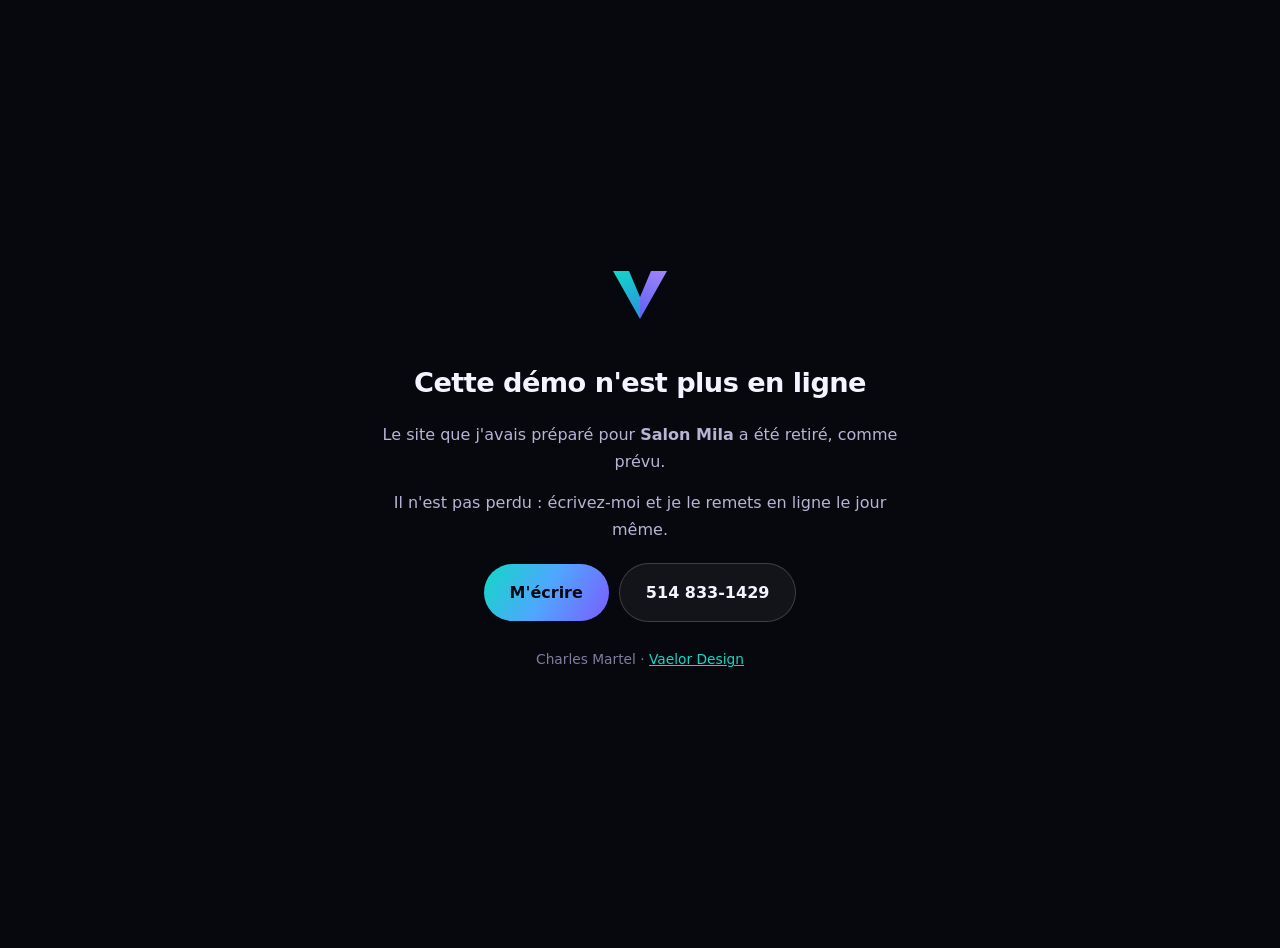
<file: index.html>
<!DOCTYPE html>
<html lang="fr-CA">
<head>
<meta charset="UTF-8">
<meta name="viewport" content="width=device-width,initial-scale=1">
<title>Salon Mila — Salon de coiffure familial depuis 1987, NDG Montréal</title>
<meta name="description" content="Salon Mila : salon de coiffure familial à Notre-Dame-de-Grâce depuis 1987. Coupes femmes, hommes et étudiants, coloration, mise en plis. Produits sans cruauté. 4,7 étoiles. 6204, rue Sherbrooke Ouest, Montréal.">
<meta property="og:title" content="Salon Mila — Salon de coiffure familial depuis 1987, NDG">
<meta property="og:description" content="Près de 40 ans de fidélité à Notre-Dame-de-Grâce. Coupes, coloration, mise en plis — pour toute la famille. 4,7 étoiles sur 46 avis.">
<meta property="og:type" content="website">
<meta property="og:locale" content="fr_CA">
<meta name="twitter:card" content="summary_large_image">
<link rel="icon" href="data:image/svg+xml,%3Csvg xmlns='http://www.w3.org/2000/svg' viewBox='0 0 48 48'%3E%3Ccircle cx='24' cy='24' r='22' fill='%23B96D5C'/%3E%3Ctext x='24' y='32' font-family='Georgia' font-size='24' font-style='italic' fill='%23FFFCF8' text-anchor='middle'%3EM%3C/text%3E%3C/svg%3E">
<link rel="preconnect" href="https://fonts.googleapis.com">
<link rel="preconnect" href="https://fonts.gstatic.com" crossorigin>
<link href="https://fonts.googleapis.com/css2?family=Cormorant+Garamond:ital,wght@0,500;0,600;0,700;1,500;1,600&family=Karla:wght@400;500;600;700&display=swap" rel="stylesheet">
<link rel="stylesheet" href="css/style.css">
</head>
<body>

<a class="skip" href="#contenu">Aller au contenu</a>

<header class="entete" id="haut">
  <div class="entete-conteneur">
    <a href="#haut" class="marque">
      <span class="marque-monogramme" aria-hidden="true">M</span>
      <span class="marque-texte">
        <span class="marque-nom">Salon Mila</span>
        <span class="marque-sous">Notre-Dame-de-Grâce · depuis 1987</span>
      </span>
    </a>

    <nav class="nav-desktop" aria-label="Navigation principale">
      <a href="#esprit">Le salon</a>
      <a href="#services">Services &amp; prix</a>
      <a href="#toni">Toni</a>
      <a href="#visite">Nous trouver</a>
    </nav>

    <div class="entete-actions">
      <a class="btn btn-tel" href="tel:+15144822935">
        <svg viewBox="0 0 24 24" width="16" height="16" aria-hidden="true"><path d="M6.6 10.8c1.4 2.8 3.8 5.2 6.6 6.6l2.2-2.2c.3-.3.7-.4 1-.2 1.1.4 2.3.6 3.6.6.6 0 1 .4 1 1V20c0 .6-.4 1-1 1C10.9 21 3 13.1 3 3c0-.6.4-1 1-1h3.4c.6 0 1 .4 1 1 0 1.3.2 2.5.6 3.6.1.4 0 .8-.2 1L6.6 10.8Z" fill="currentColor"/></svg>
        <span>514-482-2935</span>
      </a>
      <button class="btn-menu" id="btnMenu" aria-expanded="false" aria-controls="navMobile" aria-label="Ouvrir le menu">
        <span></span><span></span><span></span>
      </button>
    </div>
  </div>

  <nav class="nav-mobile" id="navMobile" aria-label="Navigation mobile">
    <a href="#esprit">Le salon</a>
    <a href="#services">Services &amp; prix</a>
    <a href="#toni">Toni</a>
    <a href="#visite">Nous trouver</a>
    <a href="tel:+15144822935" class="nav-mobile-tel">Appeler : 514-482-2935</a>
  </nav>
</header>

<main id="contenu">

  <!-- ============ HÉROS ÉDITORIAL ============ -->
  <section class="hero">
    <div data-vfond='{"motif":"poussiere","couleur":"#B96D5C","couleur2":"#7E9181","opacite":0.22,"dessous":false}'></div>
    <div class="conteneur hero-contenu">
      <p class="hero-surtitre apparait">Notre-Dame-de-Grâce · depuis 1987</p>
      <h1 class="apparait">Le salon où l'on vous <em>connaît</em><br>par votre prénom</h1>
      <p class="hero-para apparait">Près de quarante ans que le quartier se fait coiffer chez Mila. Femmes, hommes, étudiants — des coupes soignées, des prix honnêtes, et un accueil qui n'a jamais changé.</p>
      <div class="hero-actions apparait">
        <a class="btn btn-principal" href="tel:+15144822935">Prendre rendez-vous</a>
        <a class="btn btn-contour" href="#services">Voir les services</a>
      </div>
    </div>
    <div class="conteneur hero-photo-cadre apparait">
      <figure class="hero-photo">
        <!-- MARQUE-PHOTO-HEROS -->
        <img class="v3-photo" src="images/heros.jpg" alt="Coupe de cheveux au ciseau, geste précis dans une lumière chaude" fetchpriority="high">
      </figure>
      <div class="hero-sceau" aria-hidden="true">
        <svg viewBox="0 0 120 120">
          <defs><path id="cercleTxt" d="M60,60 m-46,0 a46,46 0 1,1 92,0 a46,46 0 1,1 -92,0"/></defs>
          <circle cx="60" cy="60" r="59" fill="var(--argile)"/>
          <text font-size="12.5" letter-spacing="2.5" fill="var(--ivoire)">
            <textPath href="#cercleTxt">DEPUIS 1987 · NDG · SALON MILA ·</textPath>
          </text>
          <text x="60" y="72" text-anchor="middle" font-family="Cormorant Garamond,Georgia,serif" font-size="34" font-style="italic" fill="var(--ivoire)">M</text>
        </svg>
      </div>
    </div>
  </section>

  <!-- ============ CHIFFRES ============ -->
  <section class="chiffres">
    <div class="conteneur chiffres-grille">
      <div class="chiffre apparait"><span class="chiffre-nombre">1987</span><span class="chiffre-legende">l'année où tout commence, sur Sherbrooke Ouest</span></div>
      <div class="chiffre apparait"><span class="chiffre-nombre">4,7 <i aria-hidden="true">★</i></span><span class="chiffre-legende">sur 46 avis Google — et des clientes qui reviennent depuis des décennies</span></div>
      <div class="chiffre apparait"><span class="chiffre-nombre">3</span><span class="chiffre-legende">générations de la même famille dans nos fauteuils</span></div>
    </div>
  </section>

  <!-- ============ L'ESPRIT ============ -->
  <section class="section" id="esprit">
    <div class="conteneur">
      <div class="entete-section apparait">
        <p class="section-etiquette">Le salon</p>
        <h2>Fraîchement rénové, <em>fidèle à lui-même</em></h2>
        <p class="section-intro">Le salon a fait peau neuve — mais l'essentiel n'a pas bougé : on prend le temps, on écoute, et on vous rend la tête que vous vouliez.</p>
      </div>
      <div class="esprit-grille">
        <div class="esprit-carte apparait">
          <span class="esprit-icone" aria-hidden="true">
            <svg viewBox="0 0 48 48"><circle cx="24" cy="24" r="21" fill="none" stroke="var(--argile)" stroke-width="2.5"/><path d="M15 28c3 4 6 6 9 6s6-2 9-6M16.5 19h.01M31.5 19h.01" stroke="var(--argile)" stroke-width="3" stroke-linecap="round" fill="none"/></svg>
          </span>
          <h3>Pour toute la famille</h3>
          <p>Femmes, hommes, étudiants, enfants sages ou pas : tout le monde a sa place, et son prix.</p>
        </div>
        <div class="esprit-carte apparait">
          <span class="esprit-icone" aria-hidden="true">
            <svg viewBox="0 0 48 48"><path d="M24 42s-15-9.4-15-20a8.6 8.6 0 0 1 15-5.7A8.6 8.6 0 0 1 39 22c0 10.6-15 20-15 20Z" fill="none" stroke="var(--argile)" stroke-width="2.5" stroke-linejoin="round"/></svg>
          </span>
          <h3>Produits sans cruauté</h3>
          <p>Des produits choisis avec soin, jamais testés sur les animaux — c'est une conviction, pas un argument de vente.</p>
        </div>
        <div class="esprit-carte apparait">
          <span class="esprit-icone" aria-hidden="true">
            <svg viewBox="0 0 48 48"><rect x="7" y="10" width="34" height="28" rx="4" fill="none" stroke="var(--argile)" stroke-width="2.5"/><path d="M7 18h34M15 27h18M15 32h10" stroke="var(--argile)" stroke-width="2.5" stroke-linecap="round"/></svg>
          </span>
          <h3>Des prix affichés, honnêtes</h3>
          <p>Pas de surprise à la caisse. Les prix sont clairs, raisonnables, et le resteront.</p>
        </div>
      </div>
    </div>
  </section>

  <!-- ============ SERVICES & PRIX ============ -->
  <section class="section section-fonce" id="services">
    <div class="conteneur">
      <div class="entete-section apparait">
        <p class="section-etiquette section-etiquette-claire">Services &amp; prix</p>
        <h2 class="titre-clair">La carte du salon</h2>
        <p class="section-intro intro-claire">Des prix indicatifs, confirmés au téléphone selon la longueur et le service — sans jamais s'éloigner de ce qui est écrit ici.</p>
      </div>

      <div class="services-grille">
        <div class="services-colonne apparait">
          <h3>Coupes</h3>
          <ul class="liste-services">
            <li><span>Coupe femme</span><span class="pointille"></span><span class="prix">à partir de 28&nbsp;$</span></li>
            <li><span>Coupe homme</span><span class="pointille"></span><span class="prix">18&nbsp;$</span></li>
            <li><span>Coupe étudiant</span><span class="pointille"></span><span class="prix">16&nbsp;$</span></li>
            <li><span>Coupe enfant (12 ans et moins)</span><span class="pointille"></span><span class="prix">14&nbsp;$</span></li>
            <li><span>Barbe et contours</span><span class="pointille"></span><span class="prix">10&nbsp;$</span></li>
          </ul>
        </div>
        <div class="services-colonne apparait">
          <h3>Couleur &amp; coiffage</h3>
          <ul class="liste-services">
            <li><span>Mise en plis / brushing</span><span class="pointille"></span><span class="prix">à partir de 25&nbsp;$</span></li>
            <li><span>Coloration racines</span><span class="pointille"></span><span class="prix">à partir de 45&nbsp;$</span></li>
            <li><span>Coloration complète</span><span class="pointille"></span><span class="prix">à partir de 60&nbsp;$</span></li>
            <li><span>Mèches / balayage</span><span class="pointille"></span><span class="prix">sur consultation</span></li>
            <li><span>Coiffure d'occasion (mariage, bal)</span><span class="pointille"></span><span class="prix">sur consultation</span></li>
          </ul>
        </div>
      </div>
      <p class="services-note apparait">On vous confirme le prix exact avant de commencer — toujours.</p>
    </div>
  </section>

  <!-- ============ TONI ============ -->
  <section class="section" id="toni">
    <div class="conteneur toni-grille">
      <figure class="toni-photo apparait">
        <img src="images/toni.jpg" alt="Une coiffeuse souriante assise devant le miroir de son salon" loading="lazy">
      </figure>
      <div class="toni-texte apparait">
        <p class="section-etiquette">Le cœur du salon</p>
        <h2>« Toni est une <em>perle rare</em> »</h2>
        <p>C'est une cliente qui l'écrit dans son avis, et c'est l'esprit de la maison. Chez Mila, on ne « traite » pas un rendez-vous : on reçoit quelqu'un. On se souvient de votre coupe, de la dernière fois, de vos enfants.</p>
        <p>Après la rénovation du salon, une chose est restée exactement pareille : on en ressort bien coiffé, et de bonne humeur.</p>
        <blockquote class="toni-citation">
          <p>“Great service!! Kind and warm environment. I always get compliments on my hair!!”</p>
          <cite>— Avis Google, 5 étoiles</cite>
        </blockquote>
      </div>
    </div>
  </section>

  <!-- ============ AVIS ============ -->
  <section class="section section-doux" id="avis">
    <div class="conteneur">
      <div class="entete-section centre apparait">
        <p class="section-etiquette">Ce qu'on dit de nous</p>
        <h2>4,7 étoiles, <em>et des habituées fidèles</em></h2>
      </div>
      <div class="avis-grille">
        <blockquote class="avis-carte apparait">
          <span class="etoiles" aria-hidden="true">★★★★★</span>
          <p>« Simplement les meilleurs, à des prix très raisonnables. Une ambiance accueillante. »</p>
          <cite>Avis Google (traduit)</cite>
        </blockquote>
        <blockquote class="avis-carte apparait">
          <span class="etoiles" aria-hidden="true">★★★★★</span>
          <p>“Toni is a rare gem. Wonderful stylist and person.”</p>
          <cite>Avis Google</cite>
        </blockquote>
        <blockquote class="avis-carte apparait">
          <span class="etoiles" aria-hidden="true">★★★★★</span>
          <p>“Kind and warm environment. I always get compliments on my hair!!”</p>
          <cite>Avis Google</cite>
        </blockquote>
      </div>
    </div>
  </section>

  <!-- ============ CHAISE LIBRE ============ -->
  <section class="chaise">
    <div class="conteneur chaise-contenu apparait">
      <div>
        <p class="section-etiquette section-etiquette-claire">Coiffeuses &amp; coiffeurs autonomes</p>
        <h2 class="titre-clair">Une chaise vous attend</h2>
        <p>Le salon accueille des coiffeuses et coiffeurs indépendants qui veulent exercer à leur compte, dans un salon établi depuis 1987, avec une clientèle de quartier fidèle. Appelez Toni pour en discuter.</p>
      </div>
      <a class="btn btn-principal" href="tel:+15144822935">Parler à Toni : 514-482-2935</a>
    </div>
  </section>

  <!-- ============ VISITE ============ -->
  <div class="bande-photo">
    <img src="images/detail.jpg" alt="Le casque seche-cheveux pres de la fenetre et la pile de serviettes pliees" loading="lazy" width="1600" height="1073">
  </div>
  <section class="section" id="visite">
    <div class="conteneur">
      <div class="entete-section apparait">
        <p class="section-etiquette">Nous trouver</p>
        <h2>Sur Sherbrooke Ouest, <em>au cœur de NDG</em></h2>
      </div>

      <div class="visite-grille">
        <div class="visite-infos apparait">
          <div class="bloc-horaires">
            <h3>Heures d'ouverture</h3>
            <table class="tableau-horaires">
              <tr><th scope="row">Lundi</th><td>Fermé</td></tr>
              <tr><th scope="row">Mardi — Jeudi</th><td>9 h à 17 h</td></tr>
              <tr><th scope="row">Vendredi</th><td>9 h à 19 h</td></tr>
              <tr><th scope="row">Samedi</th><td>8 h 30 à 17 h</td></tr>
              <tr><th scope="row">Dimanche</th><td>Fermé</td></tr>
            </table>
          </div>
          <ul class="liste-coord">
            <li>
              <svg viewBox="0 0 24 24" width="20" height="20" aria-hidden="true"><path d="M12 2C7.6 2 4 5.6 4 10c0 6 8 12 8 12s8-6 8-12c0-4.4-3.6-8-8-8Zm0 11a3 3 0 1 1 0-6 3 3 0 0 1 0 6Z" fill="currentColor"/></svg>
              <span>6204, rue Sherbrooke Ouest, Montréal (Québec) H4B 1M2</span>
            </li>
            <li>
              <svg viewBox="0 0 24 24" width="20" height="20" aria-hidden="true"><path d="M6.6 10.8c1.4 2.8 3.8 5.2 6.6 6.6l2.2-2.2c.3-.3.7-.4 1-.2 1.1.4 2.3.6 3.6.6.6 0 1 .4 1 1V20c0 .6-.4 1-1 1C10.9 21 3 13.1 3 3c0-.6.4-1 1-1h3.4c.6 0 1 .4 1 1 0 1.3.2 2.5.6 3.6.1.4 0 .8-.2 1L6.6 10.8Z" fill="currentColor"/></svg>
              <a href="tel:+15144822935">514-482-2935</a>
            </li>
            <li>
              <svg viewBox="0 0 24 24" width="20" height="20" aria-hidden="true"><path d="M4 16c0-5 3-9 8-9s8 4 8 9M2 16h20M7 20h10" stroke="currentColor" stroke-width="2" stroke-linecap="round" fill="none"/></svg>
              <span>Autobus 105 · à deux pas de la Promenade Sherbrooke</span>
            </li>
          </ul>
          <a class="btn btn-principal btn-large" href="tel:+15144822935">Prendre rendez-vous</a>
        </div>

        <div class="visite-carte apparait">
          <iframe
            title="Carte — Salon Mila, 6204 rue Sherbrooke Ouest, Montréal"
            src="https://www.google.com/maps?q=6204+Rue+Sherbrooke+Ouest,+Montréal,+QC+H4B+1M2&output=embed"
            loading="lazy"
            referrerpolicy="no-referrer-when-downgrade">
          </iframe>
        </div>
      </div>
    </div>
  </section>

</main>

<footer class="pied">
  <div class="conteneur pied-conteneur">
    <div class="pied-marque">
      <span class="marque-nom pied-nom">Salon Mila</span>
      <p>Salon de coiffure familial — Notre-Dame-de-Grâce, depuis 1987</p>
    </div>
    <div class="pied-coord">
      <p>6204, rue Sherbrooke Ouest, Montréal (Québec) H4B 1M2</p>
      <p><a href="tel:+15144822935">514-482-2935</a></p>
    </div>
  </div>
</footer>

<!-- ===== Vaelor · animations niveau 2 ===== -->
<script>
(function(){
  'use strict';
  if(window.matchMedia('(prefers-reduced-motion: reduce)').matches){
    [].slice.call(document.querySelectorAll('.apparait')).forEach(function(el){el.classList.add('visible');});
    return;
  }
  var $$=function(s,c){return [].slice.call((c||document).querySelectorAll(s));};
  if('IntersectionObserver' in window){
    var io=new IntersectionObserver(function(es){es.forEach(function(e){
      if(e.isIntersecting){e.target.classList.add('visible');io.unobserve(e.target);}
    });},{threshold:.12,rootMargin:'0px 0px -40px 0px'});
    $$('.apparait').forEach(function(el){io.observe(el);});
    var ioC=new IntersectionObserver(function(es){es.forEach(function(e){
      if(e.isIntersecting){
        [].slice.call(e.target.children).forEach(function(k,i){
          k.style.animation='v2rise .75s cubic-bezier(.16,1,.3,1) '+(Math.min(i,14)*90)+'ms both';
        });
        ioC.unobserve(e.target);
      }
    });},{threshold:.15});
    $$('.esprit-grille, .avis-grille, .chiffres-grille, .services-grille').forEach(function(el){ioC.observe(el);});
  } else {
    $$('.apparait').forEach(function(el){el.classList.add('visible');});
  }
})();
</script>
<script>
  window.VAELOR_DEMO = { entreprise: "Salon Mila", expire: "2026-09-30" };
</script>
<script src="protection-demo.js"></script>
<script src="js/script.js"></script>
<script src="fond-anime.js"></script>
</body>
</html>
</file>
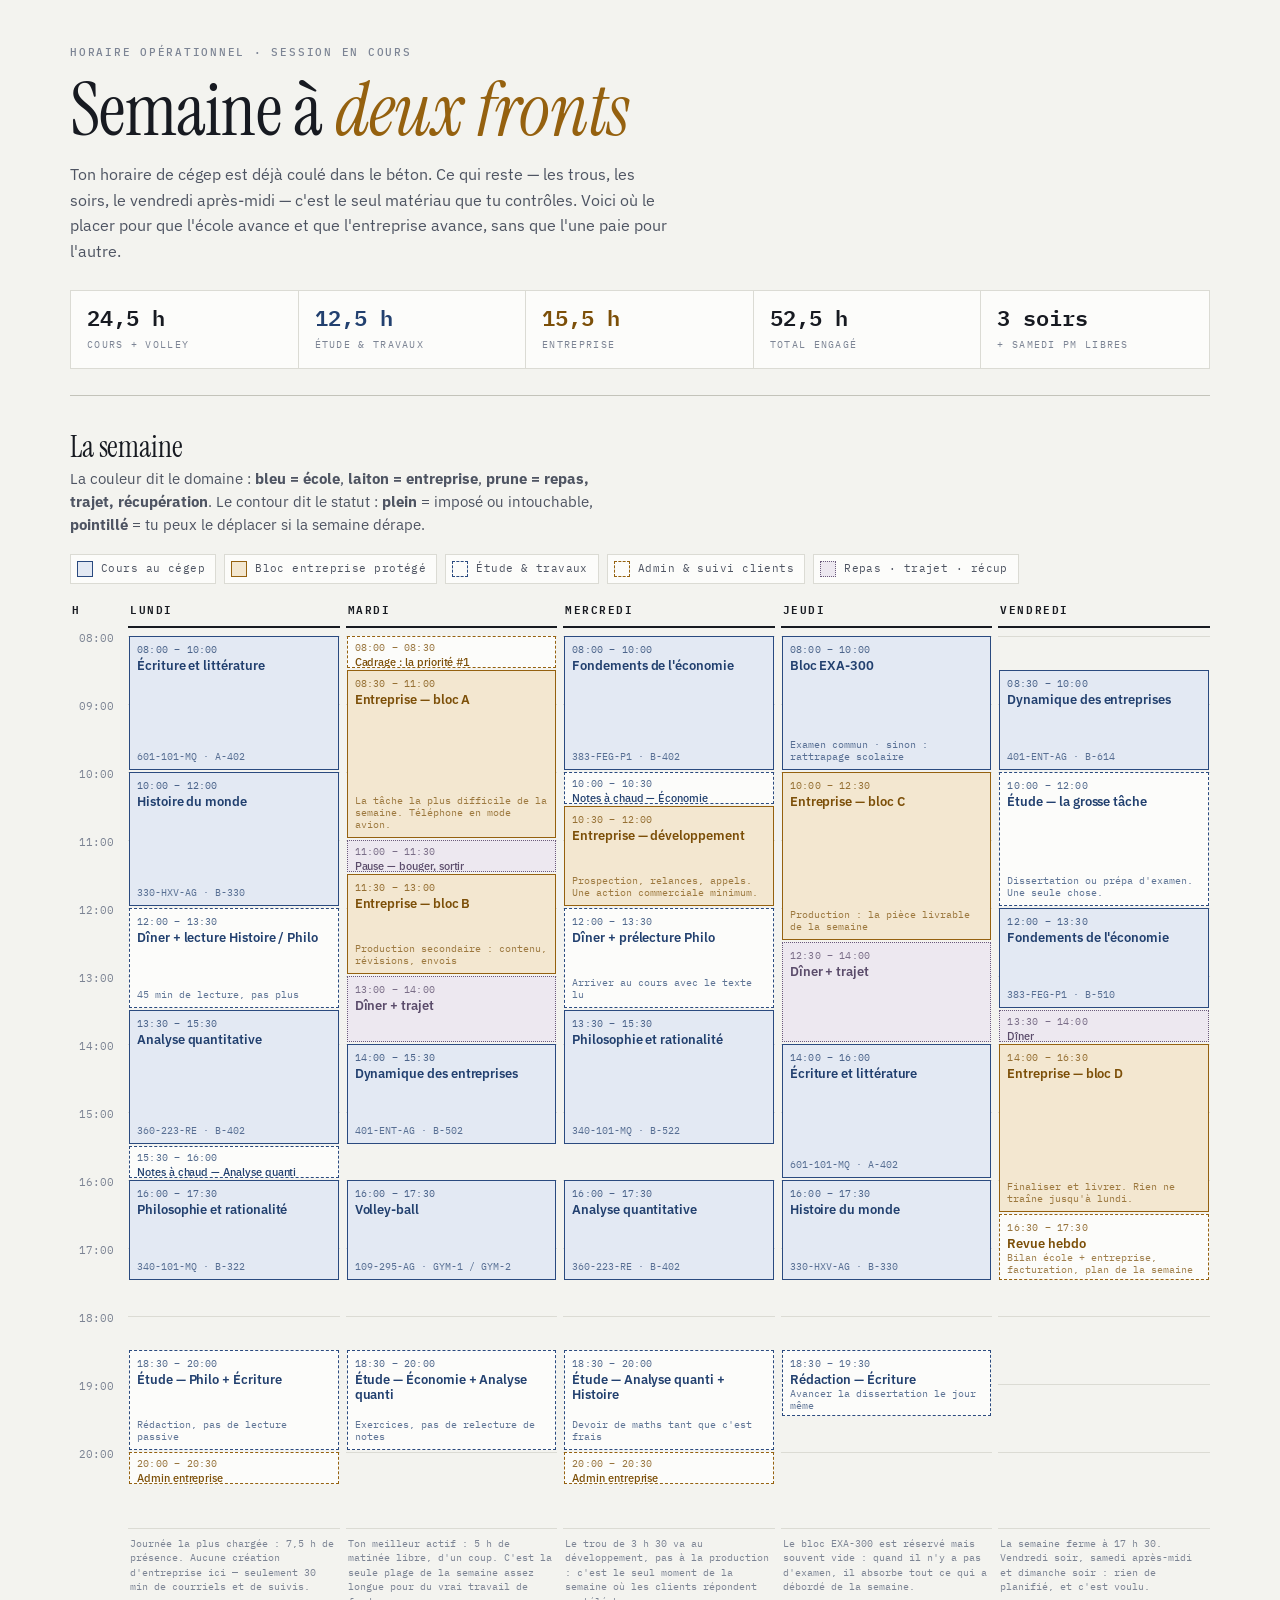
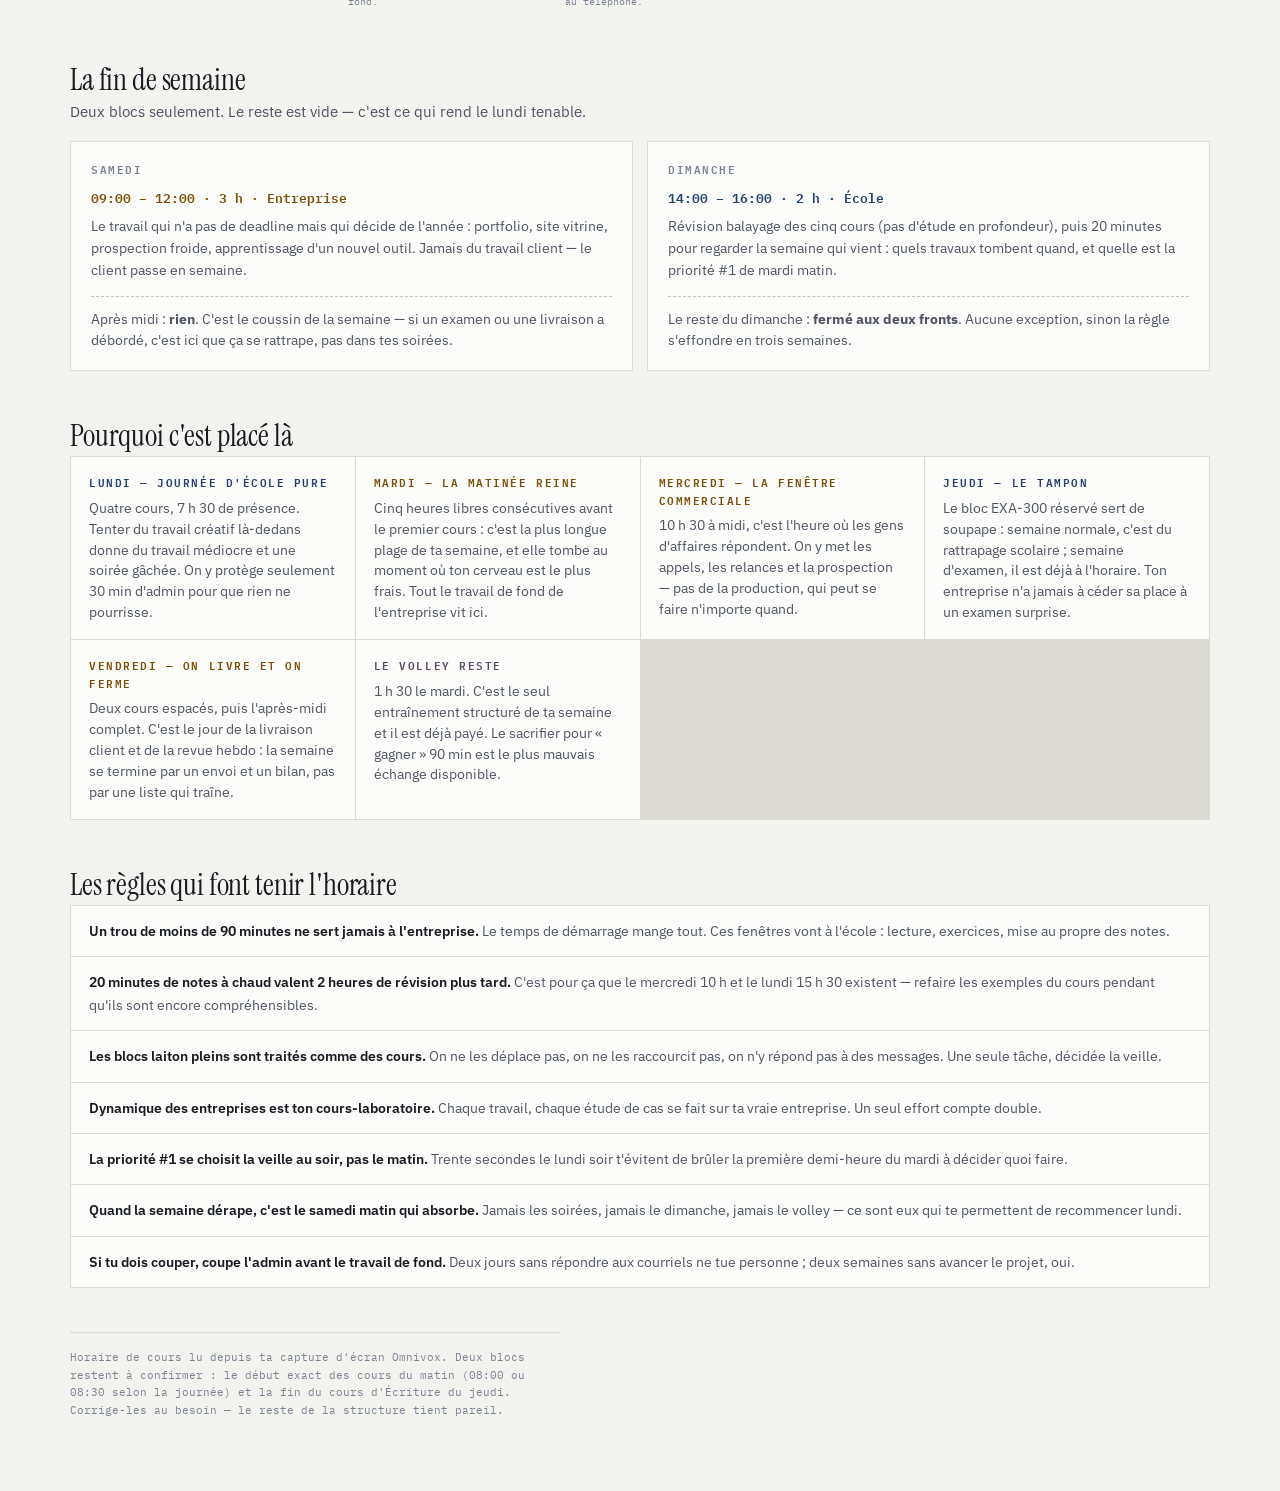
<file: outils/horaire-productif.html>
<!DOCTYPE html>
<html lang="fr-CA">
<head>
<meta charset="UTF-8">
<meta name="viewport" content="width=device-width,initial-scale=1">
<title>Semaine à deux fronts</title>
<meta name="description" content="Horaire hebdomadaire construit à partir de l'horaire de cégep : blocs d'étude et blocs d'entreprise placés là où ils rapportent le plus.">
<link rel="preconnect" href="https://fonts.googleapis.com">
<link rel="preconnect" href="https://fonts.gstatic.com" crossorigin>
<link rel="stylesheet" href="https://fonts.googleapis.com/css2?family=IBM+Plex+Mono:wght@400;500;600&family=IBM+Plex+Sans:wght@400;500;600;700&family=Instrument+Serif:ital@0;1&display=swap">
<style>
:root{
  --papier:#F3F3EF;
  --carte:#FCFCFA;
  --encre:#171A21;
  --encre-2:#4E5462;
  --encre-3:#7C8494;
  --trait:#DBDBD4;
  --trait-fort:#C3C3BA;

  --ecole:#2A4A7F;
  --ecole-fond:#E3E9F3;
  --ecole-texte:#22406F;

  --biz:#95610F;
  --biz-fond:#F3E7D0;
  --biz-texte:#7C4F08;

  --perso:#6B5B7B;
  --perso-fond:#EDE8F0;
  --perso-texte:#5B4C6B;

  --rh:34px;
  --f-titre:"Instrument Serif",Georgia,serif;
  --f-texte:"IBM Plex Sans",system-ui,-apple-system,sans-serif;
  --f-data:"IBM Plex Mono",ui-monospace,monospace;
}
@media (prefers-color-scheme:dark){
  :root:not([data-theme="light"]){
    --papier:#13151A;
    --carte:#1A1D24;
    --encre:#EDEEEA;
    --encre-2:#A3AAB8;
    --encre-3:#79808E;
    --trait:#2B303A;
    --trait-fort:#3A414D;

    --ecole:#8DB1E8;
    --ecole-fond:#1C2739;
    --ecole-texte:#A9C5F0;

    --biz:#DFA847;
    --biz-fond:#2E2413;
    --biz-texte:#EBBB63;

    --perso:#B79ECB;
    --perso-fond:#26202D;
    --perso-texte:#C4AFD5;
  }
}
:root[data-theme="dark"]{
  --papier:#13151A;
  --carte:#1A1D24;
  --encre:#EDEEEA;
  --encre-2:#A3AAB8;
  --encre-3:#79808E;
  --trait:#2B303A;
  --trait-fort:#3A414D;

  --ecole:#8DB1E8;
  --ecole-fond:#1C2739;
  --ecole-texte:#A9C5F0;

  --biz:#DFA847;
  --biz-fond:#2E2413;
  --biz-texte:#EBBB63;

  --perso:#B79ECB;
  --perso-fond:#26202D;
  --perso-texte:#C4AFD5;
}

*{margin:0;padding:0;box-sizing:border-box}
body{
  background:var(--papier);
  color:var(--encre);
  font-family:var(--f-texte);
  font-size:15px;
  line-height:1.6;
  -webkit-font-smoothing:antialiased;
}
.enveloppe{max-width:1180px;margin-inline:auto;padding:44px 20px 72px}
:where(a):focus-visible,:where(button):focus-visible{outline:2px solid var(--biz);outline-offset:2px}

/* ---------- masthead ---------- */
.masthead{border-bottom:1px solid var(--trait-fort);padding-bottom:26px;margin-bottom:26px}
.surtitre{
  font-family:var(--f-data);font-size:11px;font-weight:500;
  letter-spacing:.16em;text-transform:uppercase;color:var(--encre-3);
}
h1{
  font-family:var(--f-titre);font-weight:400;
  font-size:clamp(42px,7.5vw,74px);line-height:.98;letter-spacing:-.01em;
  margin:12px 0 0;text-wrap:balance;
}
h1 em{font-style:italic;color:var(--biz)}
.deck{max-width:60ch;margin-top:16px;color:var(--encre-2);font-size:16px}

.compteurs{
  display:flex;flex-wrap:wrap;gap:0;margin-top:26px;
  border:1px solid var(--trait);background:var(--carte);
}
.compteur{
  flex:1 1 150px;padding:13px 16px;border-right:1px solid var(--trait);
}
.compteur:last-child{border-right:0}
.compteur .n{
  font-family:var(--f-data);font-size:22px;font-weight:600;
  font-variant-numeric:tabular-nums;display:block;line-height:1.2;
}
.compteur .l{
  font-family:var(--f-data);font-size:10px;letter-spacing:.13em;
  text-transform:uppercase;color:var(--encre-3);
}
.compteur.e .n{color:var(--ecole-texte)}
.compteur.b .n{color:var(--biz-texte)}

/* ---------- titres de section ---------- */
h2{
  font-family:var(--f-titre);font-weight:400;font-size:30px;line-height:1.1;
  margin:0 0 4px;letter-spacing:-.005em;
}
.section{margin-top:48px}
.section-intro{color:var(--encre-2);max-width:62ch;font-size:14.5px;margin-bottom:18px}

/* ---------- légende ---------- */
.legende{display:flex;flex-wrap:wrap;gap:8px;margin-bottom:16px}
.cle{
  display:flex;align-items:center;gap:8px;
  font-family:var(--f-data);font-size:11px;letter-spacing:.04em;
  color:var(--encre-2);padding:5px 10px 5px 6px;
  border:1px solid var(--trait);background:var(--carte);
}
.pastille{width:16px;height:16px;flex:none}
.pastille.cours{background:var(--ecole-fond);border:1px solid var(--ecole)}
.pastille.protege{background:var(--biz-fond);border:1px solid var(--biz)}
.pastille.etude{background:transparent;border:1px dashed var(--ecole)}
.pastille.admin{background:transparent;border:1px dashed var(--biz)}
.pastille.perso{background:var(--perso-fond);border:1px dotted var(--perso)}

/* ---------- grille ---------- */
.defile{overflow-x:auto;padding-bottom:6px}
.semaine{display:flex;gap:6px;min-width:960px}
.col{flex:1 1 0;min-width:162px}
.col.rail{flex:0 0 52px;min-width:52px}
.tete{
  font-family:var(--f-data);font-size:11px;font-weight:600;
  letter-spacing:.14em;text-transform:uppercase;
  padding:0 0 8px 2px;color:var(--encre);
  border-bottom:2px solid var(--encre);margin-bottom:8px;
}
.rail .tete{border-bottom-color:transparent}
.piste{
  display:grid;grid-template-rows:repeat(26,var(--rh));
  background-image:repeating-linear-gradient(to bottom,var(--trait) 0 1px,transparent 1px calc(var(--rh) * 2));
}
.rail .piste{background-image:none}
.hr{
  font-family:var(--f-data);font-size:10.5px;color:var(--encre-3);
  font-variant-numeric:tabular-nums;text-align:right;
  padding-right:8px;transform:translateY(-6px);
}

.bloc{
  margin:0 1px 2px 1px;padding:5px 7px;overflow:hidden;
  display:flex;flex-direction:column;gap:1px;
}
.bloc .h{
  font-family:var(--f-data);font-size:9.5px;font-variant-numeric:tabular-nums;
  letter-spacing:.02em;opacity:.78;
}
.bloc .t{font-size:12.5px;font-weight:600;line-height:1.22;letter-spacing:-.005em}
.bloc .m{
  font-family:var(--f-data);font-size:9.5px;line-height:1.3;
  opacity:.72;margin-top:auto;
}
.bloc.court{padding:3px 7px}
.bloc.court .t{font-size:11px;font-weight:500}
.bloc.court .m{display:none}

.bloc.cours{background:var(--ecole-fond);border:1px solid var(--ecole);color:var(--ecole-texte)}
.bloc.protege{background:var(--biz-fond);border:1px solid var(--biz);color:var(--biz-texte)}
.bloc.etude{background:var(--carte);border:1px dashed var(--ecole);color:var(--ecole-texte)}
.bloc.admin{background:var(--carte);border:1px dashed var(--biz);color:var(--biz-texte)}
.bloc.perso{background:var(--perso-fond);border:1px dotted var(--perso);color:var(--perso-texte)}

.note-jour{
  font-family:var(--f-data);font-size:10px;line-height:1.45;
  color:var(--encre-3);padding:8px 2px 0;border-top:1px solid var(--trait);margin-top:8px;
}

/* ---------- fin de semaine ---------- */
.duo{display:grid;grid-template-columns:repeat(auto-fit,minmax(280px,1fr));gap:14px}
.carte{background:var(--carte);border:1px solid var(--trait);padding:18px 20px}
.carte h3{
  font-family:var(--f-data);font-size:11px;font-weight:600;letter-spacing:.14em;
  text-transform:uppercase;color:var(--encre-3);margin-bottom:10px;
}
.carte .quand{
  font-family:var(--f-data);font-size:13px;font-weight:600;
  font-variant-numeric:tabular-nums;display:block;
}
.carte.sam .quand{color:var(--biz-texte)}
.carte.dim .quand{color:var(--ecole-texte)}
.carte p{font-size:14px;color:var(--encre-2);margin-top:6px}
.carte .libre{
  margin-top:14px;padding-top:12px;border-top:1px dashed var(--trait-fort);
  font-size:13.5px;color:var(--encre-2);
}

/* ---------- raisonnement ---------- */
.pourquoi{display:grid;grid-template-columns:repeat(auto-fit,minmax(260px,1fr));gap:1px;background:var(--trait);border:1px solid var(--trait)}
.pourquoi > div{background:var(--carte);padding:16px 18px}
.pourquoi h3{
  font-family:var(--f-data);font-size:11px;font-weight:600;letter-spacing:.14em;
  text-transform:uppercase;margin-bottom:7px;
}
.pourquoi p{font-size:13.5px;color:var(--encre-2);line-height:1.55}

/* ---------- règles ---------- */
.regles{list-style:none;display:grid;gap:1px;background:var(--trait);border:1px solid var(--trait)}
.regles li{background:var(--carte);padding:14px 18px;font-size:14px;color:var(--encre-2)}
.regles b{color:var(--encre);font-weight:600}

.pied{
  margin-top:44px;padding-top:16px;border-top:1px solid var(--trait);
  font-family:var(--f-data);font-size:11px;line-height:1.6;color:var(--encre-3);max-width:70ch;
}

@media (max-width:880px){
  .defile{overflow-x:visible}
  .semaine{flex-direction:column;min-width:0;gap:22px}
  .col.rail{display:none}
  .col{min-width:0}
  .piste{display:flex;flex-direction:column;gap:5px;background-image:none}
  .bloc{margin:0;min-height:0;padding:8px 10px}
  .bloc.court{padding:8px 10px}
  .bloc.court .t{font-size:12.5px;font-weight:600}
  .bloc .t{font-size:14px}
  .bloc .h,.bloc .m{font-size:11px}
  .bloc.court .m{display:block}
  .tete{font-size:12px}
}

@media print{
  body{background:#fff;color:#000}
  .enveloppe{padding:0}
  .defile{overflow:visible}
  .semaine{min-width:0}
  .pourquoi,.regles,.duo{break-inside:avoid}
}
</style>
</head>
<body>
<div class="enveloppe">

  <header class="masthead">
    <p class="surtitre">Horaire opérationnel · session en cours</p>
    <h1>Semaine à <em>deux fronts</em></h1>
    <p class="deck">Ton horaire de cégep est déjà coulé dans le béton. Ce qui reste — les trous, les soirs, le vendredi après-midi — c'est le seul matériau que tu contrôles. Voici où le placer pour que l'école avance et que l'entreprise avance, sans que l'une paie pour l'autre.</p>

    <div class="compteurs">
      <div class="compteur"><span class="n">24,5 h</span><span class="l">Cours + volley</span></div>
      <div class="compteur e"><span class="n">12,5 h</span><span class="l">Étude &amp; travaux</span></div>
      <div class="compteur b"><span class="n">15,5 h</span><span class="l">Entreprise</span></div>
      <div class="compteur"><span class="n">52,5 h</span><span class="l">Total engagé</span></div>
      <div class="compteur"><span class="n">3 soirs</span><span class="l">+ samedi PM libres</span></div>
    </div>
  </header>

  <section class="section" style="margin-top:34px">
    <h2>La semaine</h2>
    <p class="section-intro">La couleur dit le domaine : <b>bleu = école</b>, <b>laiton = entreprise</b>, <b>prune = repas, trajet, récupération</b>. Le contour dit le statut : <b>plein</b> = imposé ou intouchable, <b>pointillé</b> = tu peux le déplacer si la semaine dérape.</p>

    <div class="legende">
      <span class="cle"><span class="pastille cours"></span>Cours au cégep</span>
      <span class="cle"><span class="pastille protege"></span>Bloc entreprise protégé</span>
      <span class="cle"><span class="pastille etude"></span>Étude &amp; travaux</span>
      <span class="cle"><span class="pastille admin"></span>Admin &amp; suivi clients</span>
      <span class="cle"><span class="pastille perso"></span>Repas · trajet · récup</span>
    </div>

    <div class="defile">
      <div class="semaine">

        <div class="col rail">
          <div class="tete">h</div>
          <div class="piste">
            <span class="hr" style="grid-row:1/span 2">08:00</span>
            <span class="hr" style="grid-row:3/span 2">09:00</span>
            <span class="hr" style="grid-row:5/span 2">10:00</span>
            <span class="hr" style="grid-row:7/span 2">11:00</span>
            <span class="hr" style="grid-row:9/span 2">12:00</span>
            <span class="hr" style="grid-row:11/span 2">13:00</span>
            <span class="hr" style="grid-row:13/span 2">14:00</span>
            <span class="hr" style="grid-row:15/span 2">15:00</span>
            <span class="hr" style="grid-row:17/span 2">16:00</span>
            <span class="hr" style="grid-row:19/span 2">17:00</span>
            <span class="hr" style="grid-row:21/span 2">18:00</span>
            <span class="hr" style="grid-row:23/span 2">19:00</span>
            <span class="hr" style="grid-row:25/span 2">20:00</span>
          </div>
        </div>

        <!-- LUNDI -->
        <div class="col">
          <div class="tete">Lundi</div>
          <div class="piste">
            <div class="bloc cours" style="grid-row:1/span 4">
              <span class="h">08:00 – 10:00</span>
              <span class="t">Écriture et littérature</span>
              <span class="m">601-101-MQ · A-402</span>
            </div>
            <div class="bloc cours" style="grid-row:5/span 4">
              <span class="h">10:00 – 12:00</span>
              <span class="t">Histoire du monde</span>
              <span class="m">330-HXV-AG · B-330</span>
            </div>
            <div class="bloc etude" style="grid-row:9/span 3">
              <span class="h">12:00 – 13:30</span>
              <span class="t">Dîner + lecture Histoire / Philo</span>
              <span class="m">45 min de lecture, pas plus</span>
            </div>
            <div class="bloc cours" style="grid-row:12/span 4">
              <span class="h">13:30 – 15:30</span>
              <span class="t">Analyse quantitative</span>
              <span class="m">360-223-RE · B-402</span>
            </div>
            <div class="bloc etude court" style="grid-row:16/span 1">
              <span class="h">15:30 – 16:00</span>
              <span class="t">Notes à chaud — Analyse quanti</span>
            </div>
            <div class="bloc cours" style="grid-row:17/span 3">
              <span class="h">16:00 – 17:30</span>
              <span class="t">Philosophie et rationalité</span>
              <span class="m">340-101-MQ · B-322</span>
            </div>
            <div class="bloc etude" style="grid-row:22/span 3">
              <span class="h">18:30 – 20:00</span>
              <span class="t">Étude — Philo + Écriture</span>
              <span class="m">Rédaction, pas de lecture passive</span>
            </div>
            <div class="bloc admin court" style="grid-row:25/span 1">
              <span class="h">20:00 – 20:30</span>
              <span class="t">Admin entreprise</span>
            </div>
          </div>
          <p class="note-jour">Journée la plus chargée : 7,5 h de présence. Aucune création d'entreprise ici — seulement 30 min de courriels et de suivis.</p>
        </div>

        <!-- MARDI -->
        <div class="col">
          <div class="tete">Mardi</div>
          <div class="piste">
            <div class="bloc admin court" style="grid-row:1/span 1">
              <span class="h">08:00 – 08:30</span>
              <span class="t">Cadrage : la priorité #1</span>
            </div>
            <div class="bloc protege" style="grid-row:2/span 5">
              <span class="h">08:30 – 11:00</span>
              <span class="t">Entreprise — bloc A</span>
              <span class="m">La tâche la plus difficile de la semaine. Téléphone en mode avion.</span>
            </div>
            <div class="bloc perso court" style="grid-row:7/span 1">
              <span class="h">11:00 – 11:30</span>
              <span class="t">Pause — bouger, sortir</span>
            </div>
            <div class="bloc protege" style="grid-row:8/span 3">
              <span class="h">11:30 – 13:00</span>
              <span class="t">Entreprise — bloc B</span>
              <span class="m">Production secondaire : contenu, révisions, envois</span>
            </div>
            <div class="bloc perso" style="grid-row:11/span 2">
              <span class="h">13:00 – 14:00</span>
              <span class="t">Dîner + trajet</span>
            </div>
            <div class="bloc cours" style="grid-row:13/span 3">
              <span class="h">14:00 – 15:30</span>
              <span class="t">Dynamique des entreprises</span>
              <span class="m">401-ENT-AG · B-502</span>
            </div>
            <div class="bloc cours" style="grid-row:17/span 3">
              <span class="h">16:00 – 17:30</span>
              <span class="t">Volley-ball</span>
              <span class="m">109-295-AG · GYM-1 / GYM-2</span>
            </div>
            <div class="bloc etude" style="grid-row:22/span 3">
              <span class="h">18:30 – 20:00</span>
              <span class="t">Étude — Économie + Analyse quanti</span>
              <span class="m">Exercices, pas de relecture de notes</span>
            </div>
          </div>
          <p class="note-jour">Ton meilleur actif : 5 h de matinée libre, d'un coup. C'est la seule plage de la semaine assez longue pour du vrai travail de fond.</p>
        </div>

        <!-- MERCREDI -->
        <div class="col">
          <div class="tete">Mercredi</div>
          <div class="piste">
            <div class="bloc cours" style="grid-row:1/span 4">
              <span class="h">08:00 – 10:00</span>
              <span class="t">Fondements de l'économie</span>
              <span class="m">383-FEG-P1 · B-402</span>
            </div>
            <div class="bloc etude court" style="grid-row:5/span 1">
              <span class="h">10:00 – 10:30</span>
              <span class="t">Notes à chaud — Économie</span>
            </div>
            <div class="bloc protege" style="grid-row:6/span 3">
              <span class="h">10:30 – 12:00</span>
              <span class="t">Entreprise — développement</span>
              <span class="m">Prospection, relances, appels. Une action commerciale minimum.</span>
            </div>
            <div class="bloc etude" style="grid-row:9/span 3">
              <span class="h">12:00 – 13:30</span>
              <span class="t">Dîner + prélecture Philo</span>
              <span class="m">Arriver au cours avec le texte lu</span>
            </div>
            <div class="bloc cours" style="grid-row:12/span 4">
              <span class="h">13:30 – 15:30</span>
              <span class="t">Philosophie et rationalité</span>
              <span class="m">340-101-MQ · B-522</span>
            </div>
            <div class="bloc cours" style="grid-row:17/span 3">
              <span class="h">16:00 – 17:30</span>
              <span class="t">Analyse quantitative</span>
              <span class="m">360-223-RE · B-402</span>
            </div>
            <div class="bloc etude" style="grid-row:22/span 3">
              <span class="h">18:30 – 20:00</span>
              <span class="t">Étude — Analyse quanti + Histoire</span>
              <span class="m">Devoir de maths tant que c'est frais</span>
            </div>
            <div class="bloc admin court" style="grid-row:25/span 1">
              <span class="h">20:00 – 20:30</span>
              <span class="t">Admin entreprise</span>
            </div>
          </div>
          <p class="note-jour">Le trou de 3 h 30 va au développement, pas à la production : c'est le seul moment de la semaine où les clients répondent au téléphone.</p>
        </div>

        <!-- JEUDI -->
        <div class="col">
          <div class="tete">Jeudi</div>
          <div class="piste">
            <div class="bloc cours" style="grid-row:1/span 4">
              <span class="h">08:00 – 10:00</span>
              <span class="t">Bloc EXA-300</span>
              <span class="m">Examen commun · sinon : rattrapage scolaire</span>
            </div>
            <div class="bloc protege" style="grid-row:5/span 5">
              <span class="h">10:00 – 12:30</span>
              <span class="t">Entreprise — bloc C</span>
              <span class="m">Production : la pièce livrable de la semaine</span>
            </div>
            <div class="bloc perso" style="grid-row:10/span 3">
              <span class="h">12:30 – 14:00</span>
              <span class="t">Dîner + trajet</span>
            </div>
            <div class="bloc cours" style="grid-row:13/span 4">
              <span class="h">14:00 – 16:00</span>
              <span class="t">Écriture et littérature</span>
              <span class="m">601-101-MQ · A-402</span>
            </div>
            <div class="bloc cours" style="grid-row:17/span 3">
              <span class="h">16:00 – 17:30</span>
              <span class="t">Histoire du monde</span>
              <span class="m">330-HXV-AG · B-330</span>
            </div>
            <div class="bloc etude" style="grid-row:22/span 2">
              <span class="h">18:30 – 19:30</span>
              <span class="t">Rédaction — Écriture</span>
              <span class="m">Avancer la dissertation le jour même</span>
            </div>
          </div>
          <p class="note-jour">Le bloc EXA-300 est réservé mais souvent vide : quand il n'y a pas d'examen, il absorbe tout ce qui a débordé de la semaine.</p>
        </div>

        <!-- VENDREDI -->
        <div class="col">
          <div class="tete">Vendredi</div>
          <div class="piste">
            <div class="bloc cours" style="grid-row:2/span 3">
              <span class="h">08:30 – 10:00</span>
              <span class="t">Dynamique des entreprises</span>
              <span class="m">401-ENT-AG · B-614</span>
            </div>
            <div class="bloc etude" style="grid-row:5/span 4">
              <span class="h">10:00 – 12:00</span>
              <span class="t">Étude — la grosse tâche</span>
              <span class="m">Dissertation ou prépa d'examen. Une seule chose.</span>
            </div>
            <div class="bloc cours" style="grid-row:9/span 3">
              <span class="h">12:00 – 13:30</span>
              <span class="t">Fondements de l'économie</span>
              <span class="m">383-FEG-P1 · B-510</span>
            </div>
            <div class="bloc perso court" style="grid-row:12/span 1">
              <span class="h">13:30 – 14:00</span>
              <span class="t">Dîner</span>
            </div>
            <div class="bloc protege" style="grid-row:13/span 5">
              <span class="h">14:00 – 16:30</span>
              <span class="t">Entreprise — bloc D</span>
              <span class="m">Finaliser et livrer. Rien ne traîne jusqu'à lundi.</span>
            </div>
            <div class="bloc admin" style="grid-row:18/span 2">
              <span class="h">16:30 – 17:30</span>
              <span class="t">Revue hebdo</span>
              <span class="m">Bilan école + entreprise, facturation, plan de la semaine</span>
            </div>
          </div>
          <p class="note-jour">La semaine ferme à 17 h 30. Vendredi soir, samedi après-midi et dimanche soir : rien de planifié, et c'est voulu.</p>
        </div>

      </div>
    </div>
  </section>

  <section class="section">
    <h2>La fin de semaine</h2>
    <p class="section-intro">Deux blocs seulement. Le reste est vide — c'est ce qui rend le lundi tenable.</p>
    <div class="duo">
      <div class="carte sam">
        <h3>Samedi</h3>
        <span class="quand">09:00 – 12:00 · 3 h · Entreprise</span>
        <p>Le travail qui n'a pas de deadline mais qui décide de l'année : portfolio, site vitrine, prospection froide, apprentissage d'un nouvel outil. Jamais du travail client — le client passe en semaine.</p>
        <p class="libre">Après midi : <b>rien</b>. C'est le coussin de la semaine — si un examen ou une livraison a débordé, c'est ici que ça se rattrape, pas dans tes soirées.</p>
      </div>
      <div class="carte dim">
        <h3>Dimanche</h3>
        <span class="quand">14:00 – 16:00 · 2 h · École</span>
        <p>Révision balayage des cinq cours (pas d'étude en profondeur), puis 20 minutes pour regarder la semaine qui vient : quels travaux tombent quand, et quelle est la priorité #1 de mardi matin.</p>
        <p class="libre">Le reste du dimanche : <b>fermé aux deux fronts</b>. Aucune exception, sinon la règle s'effondre en trois semaines.</p>
      </div>
    </div>
  </section>

  <section class="section">
    <h2>Pourquoi c'est placé là</h2>
    <div class="pourquoi">
      <div>
        <h3 style="color:var(--ecole-texte)">Lundi — journée d'école pure</h3>
        <p>Quatre cours, 7 h 30 de présence. Tenter du travail créatif là-dedans donne du travail médiocre et une soirée gâchée. On y protège seulement 30 min d'admin pour que rien ne pourrisse.</p>
      </div>
      <div>
        <h3 style="color:var(--biz-texte)">Mardi — la matinée reine</h3>
        <p>Cinq heures libres consécutives avant le premier cours : c'est la plus longue plage de ta semaine, et elle tombe au moment où ton cerveau est le plus frais. Tout le travail de fond de l'entreprise vit ici.</p>
      </div>
      <div>
        <h3 style="color:var(--biz-texte)">Mercredi — la fenêtre commerciale</h3>
        <p>10 h 30 à midi, c'est l'heure où les gens d'affaires répondent. On y met les appels, les relances et la prospection — pas de la production, qui peut se faire n'importe quand.</p>
      </div>
      <div>
        <h3 style="color:var(--ecole-texte)">Jeudi — le tampon</h3>
        <p>Le bloc EXA-300 réservé sert de soupape : semaine normale, c'est du rattrapage scolaire ; semaine d'examen, il est déjà à l'horaire. Ton entreprise n'a jamais à céder sa place à un examen surprise.</p>
      </div>
      <div>
        <h3 style="color:var(--biz-texte)">Vendredi — on livre et on ferme</h3>
        <p>Deux cours espacés, puis l'après-midi complet. C'est le jour de la livraison client et de la revue hebdo : la semaine se termine par un envoi et un bilan, pas par une liste qui traîne.</p>
      </div>
      <div>
        <h3 style="color:var(--perso-texte)">Le volley reste</h3>
        <p>1 h 30 le mardi. C'est le seul entraînement structuré de ta semaine et il est déjà payé. Le sacrifier pour « gagner » 90 min est le plus mauvais échange disponible.</p>
      </div>
    </div>
  </section>

  <section class="section">
    <h2>Les règles qui font tenir l'horaire</h2>
    <ul class="regles">
      <li><b>Un trou de moins de 90 minutes ne sert jamais à l'entreprise.</b> Le temps de démarrage mange tout. Ces fenêtres vont à l'école : lecture, exercices, mise au propre des notes.</li>
      <li><b>20 minutes de notes à chaud valent 2 heures de révision plus tard.</b> C'est pour ça que le mercredi 10 h et le lundi 15 h 30 existent — refaire les exemples du cours pendant qu'ils sont encore compréhensibles.</li>
      <li><b>Les blocs laiton pleins sont traités comme des cours.</b> On ne les déplace pas, on ne les raccourcit pas, on n'y répond pas à des messages. Une seule tâche, décidée la veille.</li>
      <li><b>Dynamique des entreprises est ton cours-laboratoire.</b> Chaque travail, chaque étude de cas se fait sur ta vraie entreprise. Un seul effort compte double.</li>
      <li><b>La priorité #1 se choisit la veille au soir, pas le matin.</b> Trente secondes le lundi soir t'évitent de brûler la première demi-heure du mardi à décider quoi faire.</li>
      <li><b>Quand la semaine dérape, c'est le samedi matin qui absorbe.</b> Jamais les soirées, jamais le dimanche, jamais le volley — ce sont eux qui te permettent de recommencer lundi.</li>
      <li><b>Si tu dois couper, coupe l'admin avant le travail de fond.</b> Deux jours sans répondre aux courriels ne tue personne ; deux semaines sans avancer le projet, oui.</li>
    </ul>
  </section>

  <p class="pied">
    Horaire de cours lu depuis ta capture d'écran Omnivox. Deux blocs restent à confirmer : le début exact des cours du matin (08:00 ou 08:30 selon la journée) et la fin du cours d'Écriture du jeudi. Corrige-les au besoin — le reste de la structure tient pareil.
  </p>

</div>
</body>
</html>
</file>
<file: css/style.css>
/* ==========================================================================
   SALON MILA — élégance de quartier, chaleur familiale (depuis 1987)
   Ivoire, cacao, argile rosée, sauge. Cormorant Garamond + Karla.
   ========================================================================== */

:root{
  --ivoire:#F7F1EA;
  --ivoire-2:#FFFCF8;
  --cacao:#362A24;
  --cacao-2:#5C4B41;
  --argile:#B96D5C;
  --argile-fonce:#96523F;
  --sauge:#7E9181;
  --dore:#C9A26B;
  --ombre:0 18px 44px -18px rgba(54,42,36,.24);
  --rayon:16px;
  --f-titre:"Cormorant Garamond",Georgia,serif;
  --f-texte:"Karla",system-ui,sans-serif;
}

*{margin:0;padding:0;box-sizing:border-box}
html{scroll-behavior:smooth}
@media (prefers-reduced-motion: reduce){html{scroll-behavior:auto}}

body{
  font-family:var(--f-texte);
  background:var(--ivoire);
  color:var(--cacao);
  line-height:1.7;
  -webkit-font-smoothing:antialiased;
}

img{max-width:100%;display:block}
a{color:var(--argile-fonce);text-decoration:none}
a:hover{text-decoration:underline}

.conteneur{max-width:1120px;margin-inline:auto;padding-inline:22px}

.skip{position:absolute;left:-9999px;top:0;background:var(--cacao);color:#fff;padding:10px 18px;z-index:200}
.skip:focus{left:0}

h1,h2,h3{font-family:var(--f-titre);font-weight:600;line-height:1.14;letter-spacing:.005em}
h1 em,h2 em{font-style:italic;color:var(--argile)}

.apparait{opacity:0;transform:translateY(18px);transition:opacity .7s ease,transform .7s cubic-bezier(.16,1,.3,1)}
.apparait.visible{opacity:1;transform:none}
@media (prefers-reduced-motion: reduce){.apparait{opacity:1;transform:none;transition:none}}
@keyframes v2rise{from{opacity:0;transform:translateY(16px)}to{opacity:1;transform:none}}

/* ==========================================================================
   EN-TÊTE
   ========================================================================== */
.entete{
  position:sticky;top:0;z-index:100;
  background:rgba(247,241,234,.93);
  backdrop-filter:blur(10px);-webkit-backdrop-filter:blur(10px);
  border-bottom:1px solid rgba(54,42,36,.09);
}
.entete-conteneur{
  max-width:1120px;margin-inline:auto;padding:11px 22px;
  display:flex;align-items:center;justify-content:space-between;gap:18px;
}
.marque{display:flex;align-items:center;gap:12px}
.marque:hover{text-decoration:none}
.marque-monogramme{
  width:42px;height:42px;border-radius:50%;
  background:var(--argile);color:var(--ivoire-2);
  font-family:var(--f-titre);font-style:italic;font-size:1.5rem;font-weight:600;
  display:flex;align-items:center;justify-content:center;flex:0 0 auto;
}
.marque-texte{display:flex;flex-direction:column;line-height:1.2}
.marque-nom{font-family:var(--f-titre);font-weight:700;font-size:1.3rem;color:var(--cacao)}
.marque-sous{font-size:.72rem;letter-spacing:.08em;text-transform:uppercase;color:var(--cacao-2)}

.nav-desktop{display:flex;gap:26px}
.nav-desktop a{color:var(--cacao-2);font-weight:600;font-size:.94rem;position:relative}
.nav-desktop a:hover{color:var(--argile-fonce);text-decoration:none}
.nav-desktop a::after{content:'';position:absolute;left:0;right:100%;bottom:-4px;height:2px;background:var(--dore);transition:right .3s ease}
.nav-desktop a:hover::after{right:0}

.entete-actions{display:flex;align-items:center;gap:12px}

.btn{
  display:inline-flex;align-items:center;justify-content:center;gap:8px;
  font-weight:700;font-size:.97rem;border-radius:100px;
  padding:13px 26px;border:2px solid transparent;cursor:pointer;
  transition:transform .25s ease,box-shadow .25s ease,background .25s ease;
  position:relative;overflow:hidden;text-decoration:none;
}
.btn:hover{text-decoration:none;transform:translateY(-2px)}
.btn-principal{background:var(--argile);color:#fff;box-shadow:0 10px 26px -10px rgba(185,109,92,.55)}
.btn-principal:hover{background:var(--argile-fonce);color:#fff}
.btn-contour{border-color:var(--cacao);color:var(--cacao);background:transparent}
.btn-contour:hover{background:var(--cacao);color:var(--ivoire)}
.btn-tel{background:var(--cacao);color:var(--ivoire);padding:10px 18px;font-size:.88rem}
.btn-tel:hover{background:var(--argile);color:#fff}
.btn-large{width:100%;margin-top:22px}

@media (prefers-reduced-motion: no-preference){
  .btn::after{content:'';position:absolute;top:0;bottom:0;left:-70%;width:45%;transform:skewX(-18deg);
    background:linear-gradient(90deg,transparent,rgba(255,255,255,.34),transparent);
    transition:left .55s ease;pointer-events:none}
  .btn:hover::after{left:120%}
}

.btn-menu{display:none;flex-direction:column;gap:5px;background:none;border:0;padding:8px;cursor:pointer}
.btn-menu span{width:24px;height:2.5px;background:var(--cacao);border-radius:2px;transition:transform .3s ease,opacity .3s ease}
.btn-menu[aria-expanded="true"] span:nth-child(1){transform:translateY(7.5px) rotate(45deg)}
.btn-menu[aria-expanded="true"] span:nth-child(2){opacity:0}
.btn-menu[aria-expanded="true"] span:nth-child(3){transform:translateY(-7.5px) rotate(-45deg)}

.nav-mobile{display:none;flex-direction:column;border-top:1px solid rgba(54,42,36,.08);background:var(--ivoire)}
.nav-mobile.ouvert{display:flex}
.nav-mobile a{padding:15px 22px;font-weight:600;color:var(--cacao-2);border-bottom:1px solid rgba(54,42,36,.06)}
.nav-mobile a:hover{text-decoration:none;color:var(--argile-fonce)}
.nav-mobile-tel{color:var(--argile-fonce);font-weight:700}

@media (max-width:880px){
  .nav-desktop{display:none}
  .btn-menu{display:flex}
  .btn-tel span{display:none}
  .btn-tel{padding:10px 13px}
  .marque-sous{display:none}
}

/* ==========================================================================
   HÉROS ÉDITORIAL
   ========================================================================== */
.hero{position:relative;overflow:hidden;padding:74px 0 0}
.hero > [data-vfond]{position:absolute;inset:0;pointer-events:none}
.hero-contenu{position:relative;text-align:center;max-width:820px}
.hero-surtitre{
  display:inline-block;font-size:.8rem;font-weight:700;letter-spacing:.18em;text-transform:uppercase;
  color:var(--argile-fonce);margin-bottom:18px;
  border-top:1px solid var(--dore);border-bottom:1px solid var(--dore);padding:6px 0;
}
.hero h1{font-size:clamp(2.6rem,6vw,4.4rem);margin-bottom:20px}
.hero-para{font-size:1.1rem;color:var(--cacao-2);max-width:38rem;margin:0 auto 28px}
.hero-actions{display:flex;flex-wrap:wrap;gap:14px;justify-content:center;margin-bottom:10px}

.hero-photo-cadre{position:relative;margin-top:44px}
.hero-photo{
  border-radius:var(--rayon) var(--rayon) 0 0;overflow:hidden;
  box-shadow:var(--ombre);aspect-ratio:16/7.2;
}
.hero-photo img{width:100%;height:100%;object-fit:cover;object-position:center 38%}
.hero-sceau{
  position:absolute;right:44px;top:-52px;width:118px;height:118px;
  filter:drop-shadow(0 10px 22px rgba(54,42,36,.3));
}
@media (prefers-reduced-motion: no-preference){
  @keyframes tourne{from{transform:rotate(0)}to{transform:rotate(360deg)}}
  .hero-sceau svg{animation:tourne 28s linear infinite}
}
@media (max-width:880px){
  .hero{padding-top:52px}
  .hero-photo{aspect-ratio:16/10}
  .hero-sceau{right:16px;top:-40px;width:92px;height:92px}
}

/* ==========================================================================
   CHIFFRES
   ========================================================================== */
.chiffres{background:var(--cacao);color:var(--ivoire);padding:44px 0}
.chiffres-grille{display:grid;grid-template-columns:repeat(3,1fr);gap:30px}
@media (max-width:880px){.chiffres-grille{grid-template-columns:1fr;gap:22px;text-align:center}}
.chiffre{display:flex;flex-direction:column;gap:6px}
.chiffre-nombre{font-family:var(--f-titre);font-size:2.6rem;font-weight:600;line-height:1;color:var(--dore)}
.chiffre-nombre i{font-style:normal;font-size:1.6rem;vertical-align:6px}
.chiffre-legende{font-size:.92rem;color:rgba(247,241,234,.8);max-width:26rem;margin-inline:auto}

/* ==========================================================================
   SECTIONS COMMUNES
   ========================================================================== */
.section{padding:88px 0}
.section-doux{background:var(--ivoire-2)}
.section-fonce{background:linear-gradient(160deg,#403027,var(--cacao));color:var(--ivoire)}
.entete-section{max-width:44rem;margin-bottom:44px}
.entete-section.centre{margin-inline:auto;text-align:center}
.section-etiquette{
  font-size:.78rem;font-weight:700;letter-spacing:.16em;text-transform:uppercase;
  color:var(--argile-fonce);margin-bottom:10px;
}
.section-etiquette-claire{color:var(--dore)}
.entete-section h2{font-size:clamp(1.9rem,3.8vw,2.7rem)}
.titre-clair{color:var(--ivoire)}
.titre-clair em{color:var(--dore)}
.section-intro{margin-top:14px;color:var(--cacao-2);font-size:1.02rem}
.intro-claire{color:rgba(247,241,234,.78)}

/* ==========================================================================
   L'ESPRIT
   ========================================================================== */
.esprit-grille{display:grid;grid-template-columns:repeat(3,1fr);gap:24px}
@media (max-width:880px){.esprit-grille{grid-template-columns:1fr;max-width:500px;margin-inline:auto}}
.esprit-carte{
  background:var(--ivoire-2);border:1px solid rgba(54,42,36,.08);border-radius:var(--rayon);
  padding:32px 26px;text-align:center;
  transition:transform .35s cubic-bezier(.16,1,.3,1),box-shadow .35s ease;
}
.esprit-carte:hover{transform:translateY(-5px);box-shadow:var(--ombre)}
.esprit-icone{display:inline-flex;width:56px;height:56px;margin-bottom:16px}
.esprit-icone svg{width:100%;height:100%}
.esprit-carte h3{font-size:1.35rem;margin-bottom:10px}
.esprit-carte p{font-size:.95rem;color:var(--cacao-2)}

/* ==========================================================================
   SERVICES & PRIX
   ========================================================================== */
.services-grille{display:grid;grid-template-columns:1fr 1fr;gap:44px}
@media (max-width:880px){.services-grille{grid-template-columns:1fr;gap:30px}}
.services-colonne h3{
  font-size:1.5rem;color:var(--dore);margin-bottom:16px;
  border-bottom:1px solid rgba(201,162,107,.35);padding-bottom:10px;
}
.liste-services{list-style:none}
.liste-services li{display:flex;align-items:baseline;gap:10px;padding:10px 0;font-size:1rem}
.liste-services li span:first-child{font-weight:600;color:var(--ivoire)}
.pointille{flex:1;border-bottom:2px dotted rgba(247,241,234,.28);transform:translateY(-4px)}
.prix{font-weight:700;color:var(--dore);white-space:nowrap}
.services-note{margin-top:30px;font-size:.9rem;color:rgba(247,241,234,.65);font-style:italic;text-align:center}

/* ==========================================================================
   TONI
   ========================================================================== */
.toni-grille{display:grid;grid-template-columns:.92fr 1.08fr;gap:clamp(28px,5vw,60px);align-items:center}
@media (max-width:880px){.toni-grille{grid-template-columns:1fr}}
.toni-photo{border-radius:200px 200px var(--rayon) var(--rayon);overflow:hidden;box-shadow:var(--ombre);aspect-ratio:4/4.9}
.toni-photo img{width:100%;height:100%;object-fit:cover}
@media (max-width:880px){.toni-photo{max-width:400px;margin-inline:auto}}
.toni-texte h2{font-size:clamp(1.9rem,3.8vw,2.6rem);margin-bottom:18px}
.toni-texte p{color:var(--cacao-2);margin-bottom:16px}
.toni-citation{
  border-left:3px solid var(--dore);padding:14px 0 14px 22px;margin-top:24px;
  background:linear-gradient(90deg,rgba(201,162,107,.1),transparent);border-radius:0 12px 12px 0;
}
.toni-citation p{font-family:var(--f-titre);font-style:italic;font-size:1.18rem;color:var(--cacao);margin-bottom:8px}
.toni-citation cite{font-style:normal;font-size:.85rem;font-weight:600;color:var(--cacao-2)}

/* ==========================================================================
   AVIS
   ========================================================================== */
.avis-grille{display:grid;grid-template-columns:repeat(3,1fr);gap:20px}
@media (max-width:880px){.avis-grille{grid-template-columns:1fr;max-width:500px;margin-inline:auto}}
.avis-carte{
  background:var(--ivoire);border:1px solid rgba(54,42,36,.08);border-radius:var(--rayon);
  padding:28px;display:flex;flex-direction:column;gap:14px;
  transition:transform .35s cubic-bezier(.16,1,.3,1),box-shadow .35s ease;
}
.avis-carte:hover{transform:translateY(-4px);box-shadow:var(--ombre)}
.etoiles{color:var(--dore);letter-spacing:3px;font-size:.95rem}
.avis-carte p{font-family:var(--f-titre);font-style:italic;font-size:1.16rem;line-height:1.5}
.avis-carte cite{font-style:normal;font-size:.84rem;font-weight:600;color:var(--cacao-2);margin-top:auto}

/* ==========================================================================
   CHAISE LIBRE
   ========================================================================== */
.chaise{background:linear-gradient(135deg,var(--sauge),#66796A);color:var(--ivoire-2);padding:64px 0}
.chaise-contenu{display:flex;align-items:center;justify-content:space-between;gap:34px;flex-wrap:wrap}
.chaise-contenu h2{font-size:clamp(1.7rem,3.2vw,2.3rem);color:#fff;margin-bottom:10px}
.chaise-contenu p{max-width:38rem;color:rgba(255,252,248,.88)}
.chaise .btn-principal{background:var(--cacao);box-shadow:0 10px 26px -10px rgba(0,0,0,.4);flex:0 0 auto}
.chaise .btn-principal:hover{background:#241b16}

/* ==========================================================================
   VISITE
   ========================================================================== */
.visite-grille{display:grid;grid-template-columns:.9fr 1.1fr;gap:34px;align-items:start}
@media (max-width:880px){.visite-grille{grid-template-columns:1fr}}

.visite-infos{background:var(--ivoire-2);border-radius:var(--rayon);padding:30px;border:1px solid rgba(54,42,36,.08);box-shadow:0 10px 30px -18px rgba(54,42,36,.16)}
.bloc-horaires h3{font-size:1.3rem;margin-bottom:12px}
.tableau-horaires{width:100%;border-collapse:collapse;margin-bottom:22px}
.tableau-horaires th,.tableau-horaires td{padding:9px 0;border-bottom:1px solid rgba(54,42,36,.09);font-size:.95rem;text-align:left}
.tableau-horaires th{font-weight:600;color:var(--cacao-2)}
.tableau-horaires td{text-align:right;font-weight:700}

.liste-coord{list-style:none;display:flex;flex-direction:column;gap:14px}
.liste-coord li{display:flex;gap:12px;align-items:flex-start;font-size:.96rem}
.liste-coord svg{color:var(--argile);flex:0 0 auto;margin-top:2px}

.visite-carte{border-radius:var(--rayon);overflow:hidden;box-shadow:var(--ombre);border:6px solid var(--ivoire-2);min-height:430px}
.visite-carte iframe{width:100%;height:100%;min-height:430px;border:0;display:block}

/* ==========================================================================
   PIED
   ========================================================================== */
.pied{background:var(--cacao);color:var(--ivoire);padding:44px 0}
.pied-conteneur{display:flex;justify-content:space-between;gap:26px;flex-wrap:wrap;align-items:center}
.pied-nom{color:var(--ivoire);font-size:1.5rem}
.pied-marque p{font-size:.9rem;color:rgba(247,241,234,.7);margin-top:6px}
.pied-coord{font-size:.92rem;text-align:right}
.pied-coord a{color:var(--dore);font-weight:600}
@media (max-width:700px){
  .pied-conteneur{flex-direction:column;align-items:flex-start}
  .pied-coord{text-align:left}
}

/* ---------- Bande photo pleine largeur ----------
   Une respiration entre le contenu et le contact. La hauteur est fixee en vh
   plafonnee en px : sans le plafond, la bande devore l'ecran d'un portable
   pose a l'horizontale. object-fit: cover garde le cadrage sur tout ecran. */
.bande-photo{ position: relative; height: clamp(220px, 42vh, 420px); overflow: hidden; }
.bande-photo img{ width: 100%; height: 100%; object-fit: cover; display: block; }
.bande-photo::after{ content: ""; position: absolute; inset: 0; pointer-events: none;
  background: linear-gradient(180deg, rgba(0,0,0,.16), rgba(0,0,0,0) 38%, rgba(0,0,0,.14)); }
@media (max-width: 860px){
  .bande-photo{ height: clamp(180px, 34vh, 260px); }
}
</file>
